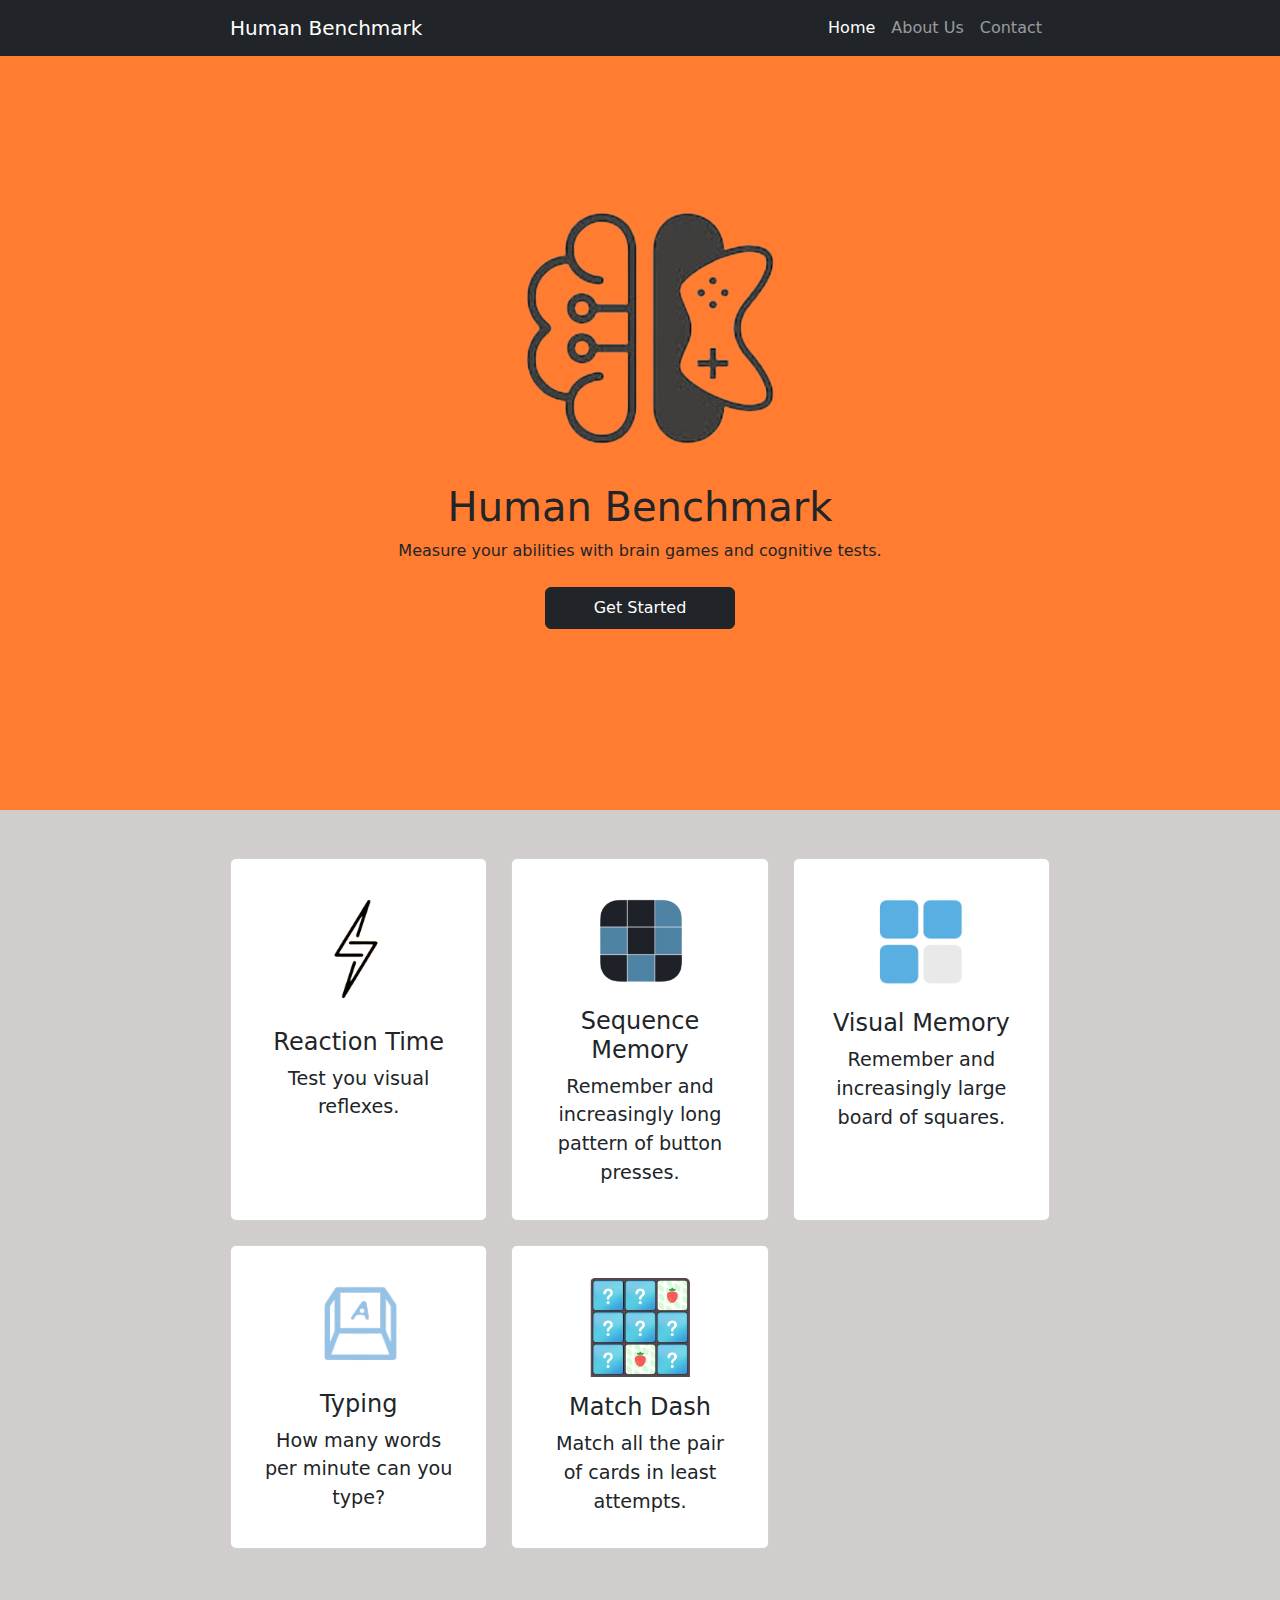
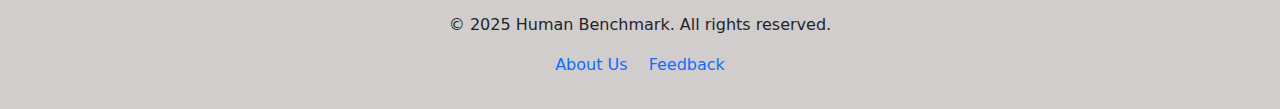
<file: index.html>
<!DOCTYPE html>
<html lang="en">
<head>
  <meta charset="UTF-8">
  <meta name="viewport" content="width=device-width, initial-scale=1.0">
  <title>Human BenchMark</title>
  <link rel="icon" type="image/png" href="assets/logo.jpg">
  <!-- Bootstrap CSS -->
  <link href="https://cdn.jsdelivr.net/npm/bootstrap@5.3.2/dist/css/bootstrap.min.css" rel="stylesheet">
  <link rel="stylesheet" href="customStyling.css">

  <style>
    a{
      text-decoration: none;
    }
    .card {
  transition: transform 0.3s ease-in-out;
}

.card:hover {
  transform: translateY(-10px);
}

.card:hover img {
  filter: brightness(0.5) invert(1); /* Makes the logo white */
  border-radius: 10px;
}

.card-body p{
  font-size: 1.2rem;
}



  </style>
</head>
<body style="background-color: rgb(210, 205, 205);">
  <!-- Navbar -->
  <nav class="navbar fixed-top navbar-expand-lg bg-dark navbar-dark">
    <div class="container">
        <a class="navbar-brand" href="#">Human Benchmark</a>
        <button class="navbar-toggler" type="button" data-bs-toggle="collapse" data-bs-target="#navbarNav" aria-controls="navbarNav" aria-expanded="false" aria-label="Toggle navigation">
            <span class="navbar-toggler-icon"></span>
        </button>
        <div class="collapse navbar-collapse justify-content-end" id="navbarNav">  <!-- Changed to justify-content-end -->
            <ul class="navbar-nav">
                <li class="nav-item">
                    <a class="nav-link active" href="index.html">Home</a>
                </li>
                <li class="nav-item"> 
                    <a class="nav-link" href="about.html">About Us</a>
                </li>
                <li class="nav-item">
                    <a class="nav-link" href="contact.html">Contact</a>
                </li>
            </ul>
        </div>
    </div>
</nav>

  

  <!-- Main Content -->
  <div class="d-flex flex-column justify-content-center align-items-center" style="background-color: #ff7c30;height: 90vh;">
    <div class="container d-flex flex-column justify-content-center align-items-center">
      <img src="assets/logo-removebg-preview.png" alt="Logo" class="img-fluid mb-3" style="max-width: 100%; height: auto;">
    <h1>Human Benchmark</h1>
    <p class="mb-4">Measure your abilities with brain games and cognitive tests.</p>
    <a href="reaction_time/reactionTime.html" class="btn btn-dark px-5 py-2">Get Started</a>
    </div>
  </div>

  <!-- Cards Section -->
  <div class="container my-5">
    <div class="row row-cols-1 row-cols-md-3 g-4">
      <div class="col">
        <a href="reaction_time/reactionTime.html">
          <div class="card h-100 text-center p-3">
            <img src="assets/reaction_time.png" class="card-img-top mx-auto mt-3" alt="Logo" style="width: 70px;">
            <div class="card-body">
              <h4 class="card-title">Reaction Time</h4>
              <p class="card-text">Test you visual reflexes.</p>
            </div>
          </div>
        </a>
      </div>
      <div class="col">
        <a href="/sequence_memory/sequenceMemory.html">
          <div class="card h-100 text-center p-3">
            <img src="assets/sequence_memory.png" class="card-img-top mx-auto mt-3" alt="Logo" style="width: 100px;">
            <div class="card-body">
              <h4 class="card-title">Sequence Memory</h4>
              <p class="card-text">Remember and increasingly long pattern of button presses.</p>
            </div>
          </div>
        </a>
      </div>
      <div class="col">
        <a href="/visual_memory/visualMemory.html">
          <div class="card h-100 text-center p-3">
            <img src="assets/visual_memory.png" class="card-img-top mx-auto mt-3" alt="Logo" style="width: 100px;">
            <div class="card-body">
              <h4 class="card-title">Visual Memory</h4>
              <p class="card-text">Remember and increasingly large board of squares.</p>
            </div>
          </div>
        </a>
      </div>
      <div class="col">
        <a href="/typing_speed/typingSpeed.html">
          <div class="card h-100 text-center p-3">
            <img src="assets/typing_key.png" class="card-img-top mx-auto mt-3" alt="Logo" style="width: 100px;">
            <div class="card-body">
              <h4 class="card-title">Typing</h4>
              <p class="card-text">How many words per minute can you type?</p>
            </div>
          </div>
        </a>
      </div>
      <div class="col">
        <a href="/match_dash/match_dash.html">
          <div class="card h-100 text-center p-3">
            <img src="assets/match_dash.png" class="card-img-top mx-auto mt-3" alt="Logo" style="width: 100px;">
            <div class="card-body">
              <h4 class="card-title">Match Dash</h4>
              <p class="card-text">Match all the pair of cards in least attempts.</p>
            </div>
          </div>
        </a>
      </div>
    </div>
  </div>
  
  <!-- Footer -->
  <footer class="text-center py-3">
    <div class="container">
      <p>&copy; 2025 Human Benchmark. All rights reserved.</p>
      <p>
        <a href="about.html" class=" text-decoration-none me-3">About Us</a>
        <a href="contact.html" class="text-decoration-none">Feedback</a>
      </p>
    </div>
  </footer>

  <!-- Bootstrap JS (including Popper) -->
  <script src="https://cdn.jsdelivr.net/npm/bootstrap@5.3.2/dist/js/bootstrap.bundle.min.js"></script>
</body>
</html>
</file>
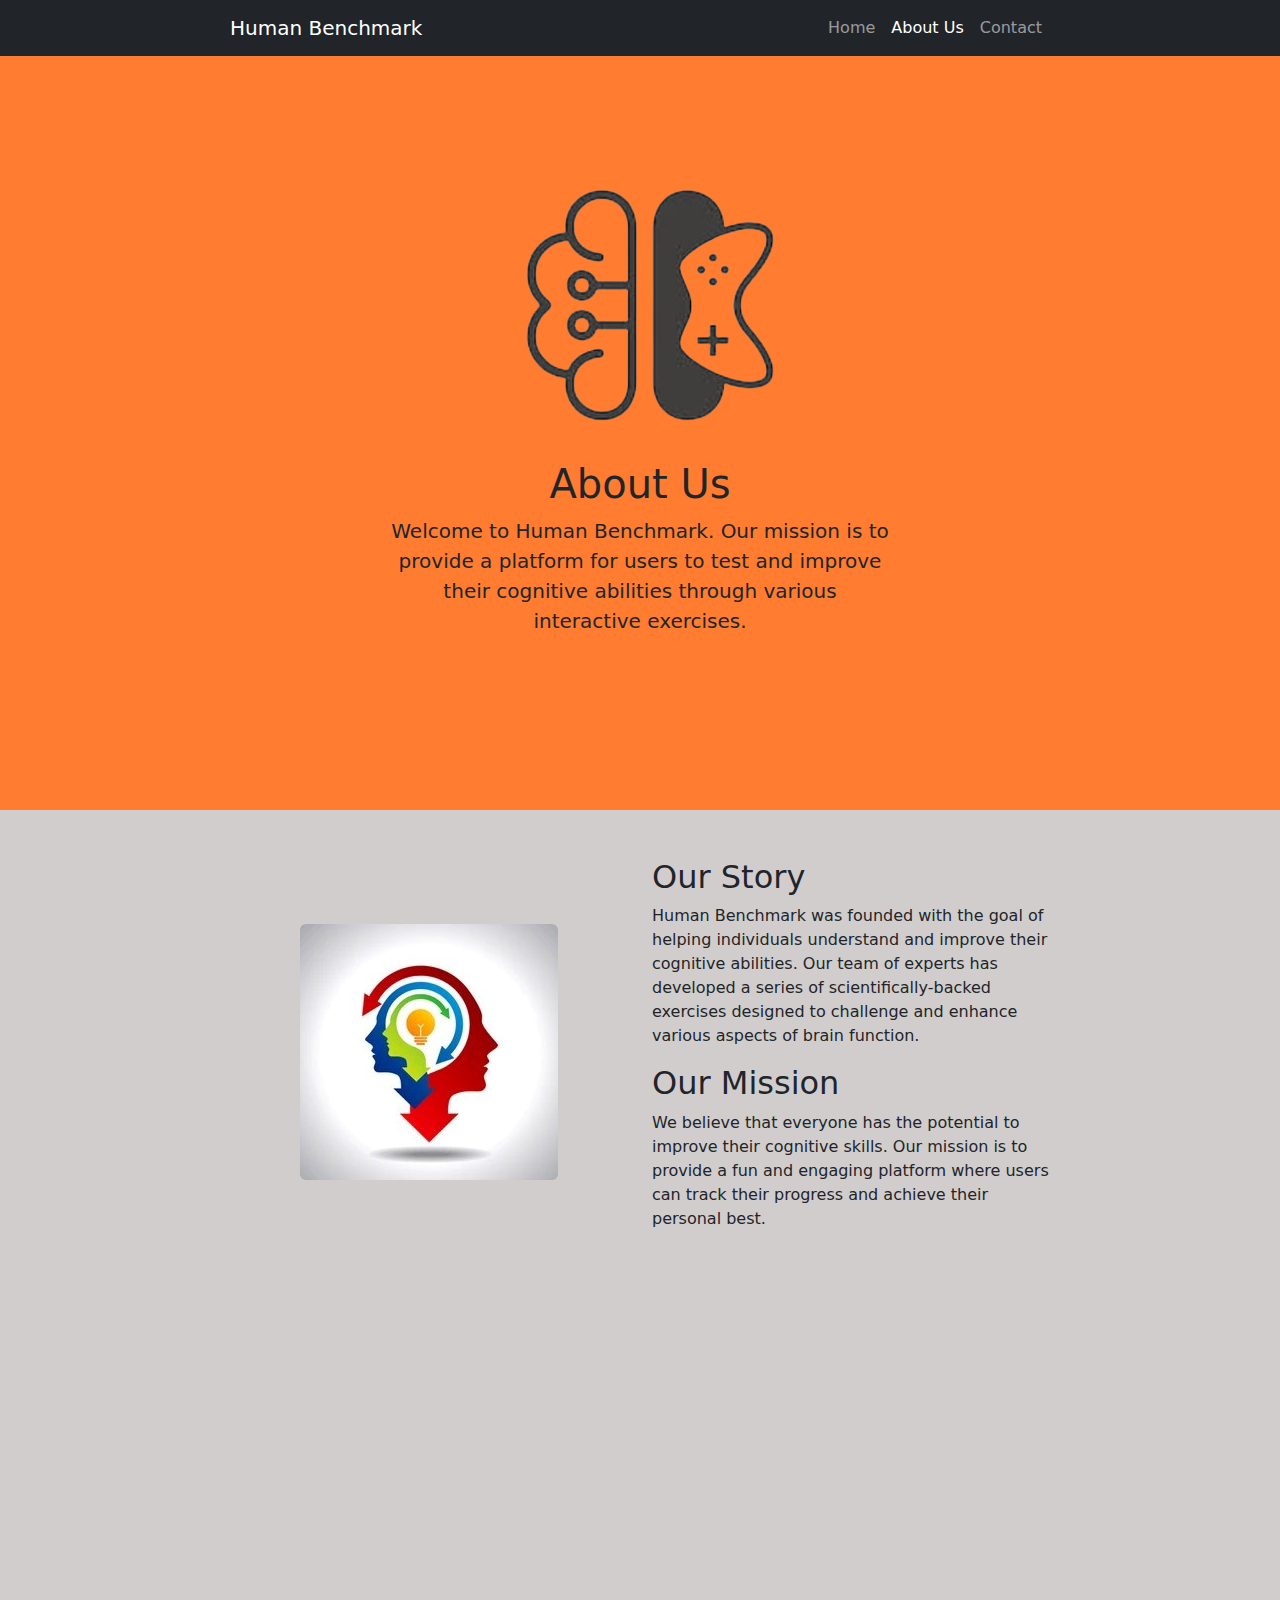
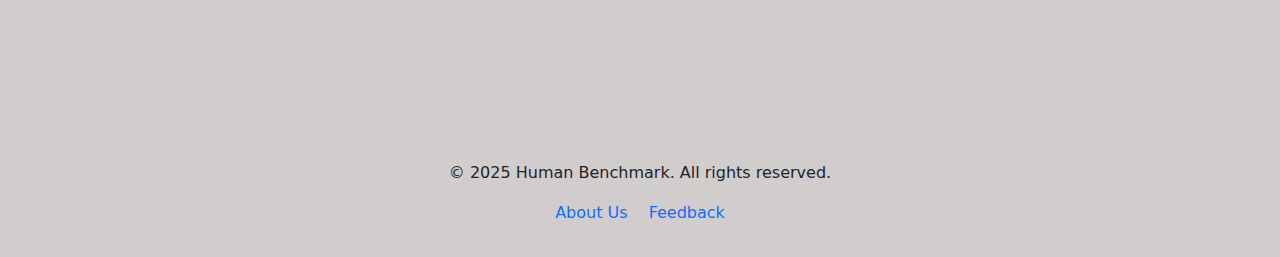
<file: about.html>
<!DOCTYPE html>
<html lang="en">
<head>
    <meta charset="UTF-8">
    <meta name="viewport" content="width=device-width, initial-scale=1.0">
    <title>About Us</title>
    <link href="https://cdn.jsdelivr.net/npm/bootstrap@5.3.2/dist/css/bootstrap.min.css" rel="stylesheet">
    <link rel="stylesheet" href="customStyling.css">
</head>
<body style="background-color: rgb(210, 205, 205);">
      <!-- Navbar -->
  <nav class="navbar fixed-top navbar-expand-lg bg-dark navbar-dark">
    <div class="container">
        <a class="navbar-brand" href="#">Human Benchmark</a>
        <button class="navbar-toggler" type="button" data-bs-toggle="collapse" data-bs-target="#navbarNav" aria-controls="navbarNav" aria-expanded="false" aria-label="Toggle navigation">
            <span class="navbar-toggler-icon"></span>
        </button>
        <div class="collapse navbar-collapse justify-content-end" id="navbarNav">  <!-- Changed to justify-content-end -->
            <ul class="navbar-nav">
                <li class="nav-item">
                    <a class="nav-link " href="index.html">Home</a>
                </li>
                <li class="nav-item">
                    <a class="nav-link active" href="about.html">About Us</a>
                </li>
                <li class="nav-item">
                    <a class="nav-link" href="contact.html">Contact</a>
                </li>
            </ul>
        </div>
    </div>
</nav>

<div class="container-fluid d-flex align-items-center justify-content-center" style="height: 90vh;background: #ff7c30;">
    <div class="text-center">
        <img src="assets/logo-removebg-preview.png" alt="Logo" class="img-fluid mb-3" style="max-width: 100%; height: auto;">
        <h1>About Us</h1>
        <p class="lead" style="max-width: 500px;">Welcome to Human Benchmark. Our mission is to provide a platform for users to test and improve their cognitive abilities through various interactive exercises.</p>
    </div>
</div>

<div class="container my-5">
    <div class="row align-items-center">
        <div class="col-md-6 text-center">
            <img src="assets/about_img.jpg" alt="About Us Image" class="img-fluid rounded">
        </div>
        <div class="col-md-6">
            <h2>Our Story</h2>
            <p>Human Benchmark was founded with the goal of helping individuals understand and improve their cognitive abilities. Our team of experts has developed a series of scientifically-backed exercises designed to challenge and enhance various aspects of brain function.</p>
            <h2>Our Mission</h2>
            <p>We believe that everyone has the potential to improve their cognitive skills. Our mission is to provide a fun and engaging platform where users can track their progress and achieve their personal best.</p>
        </div>
    </div>
</div>

<div class="container-fluid my-5"></div>
    <div class="row">
        <div class="col-12"></div>
            <iframe src="https://maps.google.com/maps?width=1023&amp;height=400&amp;hl=en&amp;q=thakur college of engineering&amp;t=&amp;z=14&amp;ie=UTF8&amp;iwloc=B&amp;output=embed" width="100%" height="450" style="border:0;" allowfullscreen="" loading="lazy"></iframe>
        </div>
    </div>
</div>


<!-- Footer -->
<footer class="text-center py-3">
    <div class="container">
      <p>&copy; 2025 Human Benchmark. All rights reserved.</p>
      <p>
        <a href="about.html" class=" text-decoration-none me-3">About Us</a>
        <a href="contact.html" class="text-decoration-none">Feedback</a>
      </p>
    </div>
  </footer>




</body>
</html>
</file>
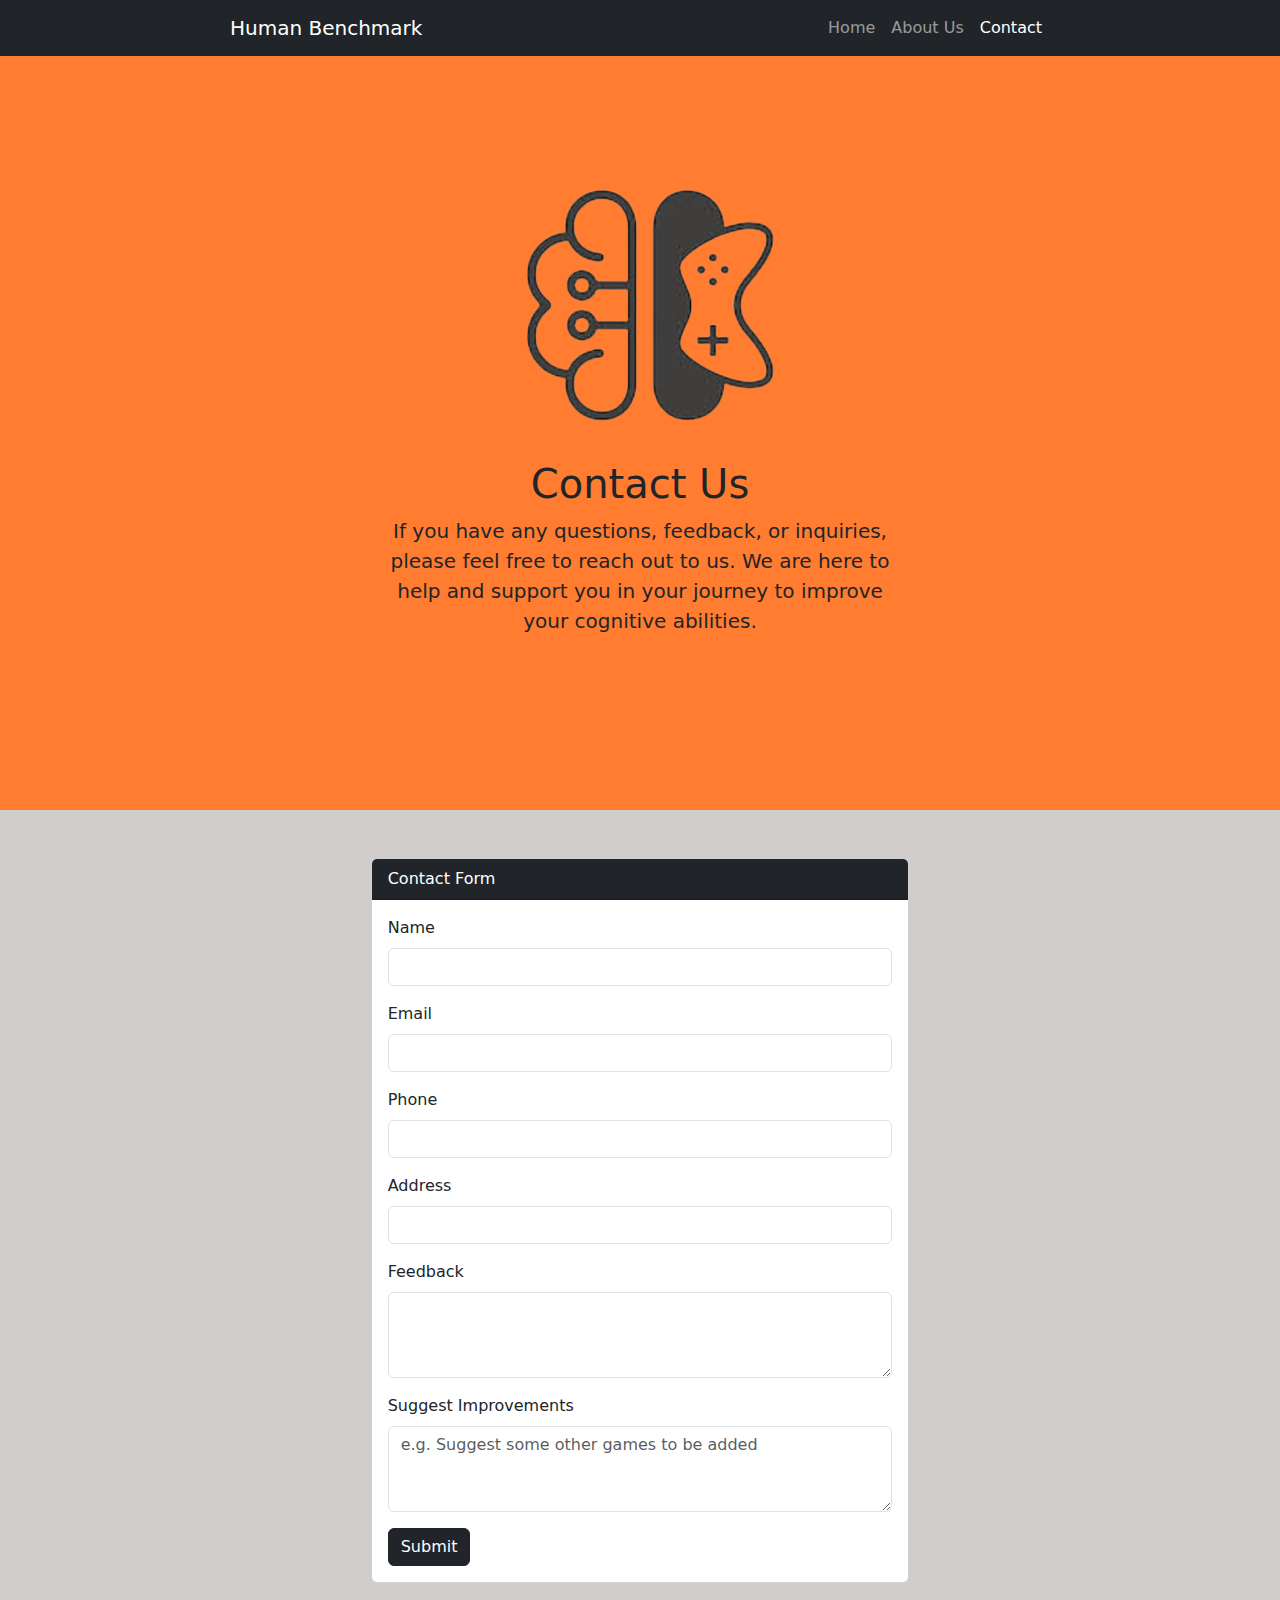
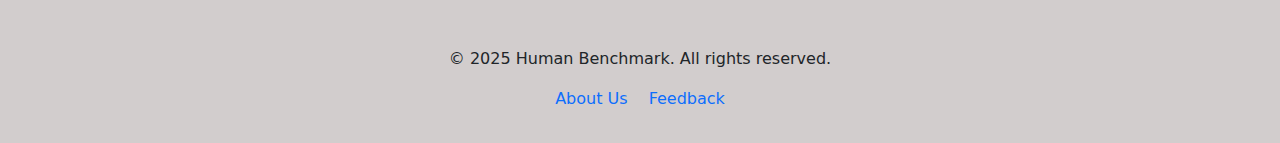
<file: contact.html>
<!DOCTYPE html>
<html lang="en">
<head>
    <meta charset="UTF-8">
    <meta name="viewport" content="width=device-width, initial-scale=1.0">
    <title>Contact Us</title>
    <link href="https://cdn.jsdelivr.net/npm/bootstrap@5.3.2/dist/css/bootstrap.min.css" rel="stylesheet">
    <link rel="stylesheet" href="customStyling.css">
</head>
<body style="background-color: rgb(210, 205, 205);">
      <!-- Navbar -->
  <nav class="navbar fixed-top navbar-expand-lg bg-dark navbar-dark">
    <div class="container">
        <a class="navbar-brand" href="#">Human Benchmark</a>
        <button class="navbar-toggler" type="button" data-bs-toggle="collapse" data-bs-target="#navbarNav" aria-controls="navbarNav" aria-expanded="false" aria-label="Toggle navigation">
            <span class="navbar-toggler-icon"></span>
        </button>
        <div class="collapse navbar-collapse justify-content-end" id="navbarNav">  <!-- Changed to justify-content-end -->
            <ul class="navbar-nav">
                <li class="nav-item">
                    <a class="nav-link " href="index.html">Home</a>
                </li>
                <li class="nav-item">
                    <a class="nav-link" href="about.html">About Us</a>
                </li>
                <li class="nav-item">
                    <a class="nav-link active" href="contact.html">Contact</a>
                </li>
            </ul>
        </div>
    </div>
</nav>

<div class="container-fluid d-flex align-items-center justify-content-center" style="height: 90vh;background: #ff7c30;">
    <div class="text-center">
        <img src="assets/logo-removebg-preview.png" alt="Logo" class="img-fluid mb-3" style="max-width: 100%; height: auto;">
        <h1>Contact Us</h1>
        <p class="lead" style="max-width: 500px;">If you have any questions, feedback, or inquiries, please feel free to reach out to us. We are here to help and support you in your journey to improve your cognitive abilities.</p>
    </div>
</div>

<div class="container my-5">
    <div class="row justify-content-center">
        <div class="col-md-8">
            <div class="card">
                <div class="card-header bg-dark text-white">Contact Form</div>
                <div class="card-body">
                    <form action="https://formspree.io/f/xgvoyvyq" method="POST">
                        <div class="mb-3">
                            <label for="name" class="form-label">Name</label>
                            <input type="text" class="form-control" id="name" name="name" required>
                        </div>
                        <div class="mb-3">
                            <label for="email" class="form-label">Email</label>
                            <input type="email" class="form-control" id="email" name="email" required>
                        </div>
                        <div class="mb-3">
                            <label for="phone" class="form-label">Phone</label>
                            <input type="tel" class="form-control" id="phone" name="phone" required>
                        </div>
                        <div class="mb-3">
                            <label for="address" class="form-label">Address</label>
                            <input type="text" class="form-control" id="address" name="address" required>
                        </div>
                        <div class="mb-3">
                            <label for="feedback" class="form-label">Feedback</label>
                            <textarea class="form-control" id="feedback" name="feedback" rows="3" required></textarea>
                        </div>
                        <div class="mb-3">
                            <label for="extraQuery" class="form-label">Suggest Improvements</label>
                            <textarea class="form-control" id="suggestion" name="suggestion" rows="3" placeholder="e.g. Suggest some other games to be added"></textarea>
                        </div>
                        <button type="submit" class="btn btn-dark">Submit</button>
                    </form>
                </div>
            </div>
        </div>
    </div>
</div>

<!-- Footer -->
<footer class="text-center py-3">
    <div class="container">
      <p>&copy; 2025 Human Benchmark. All rights reserved.</p>
      <p>
        <a href="about.html" class=" text-decoration-none me-3">About Us</a>
        <a href="contact.html" class="text-decoration-none">Feedback</a>
      </p>
    </div>
  </footer>




</body>
</html>
</file>
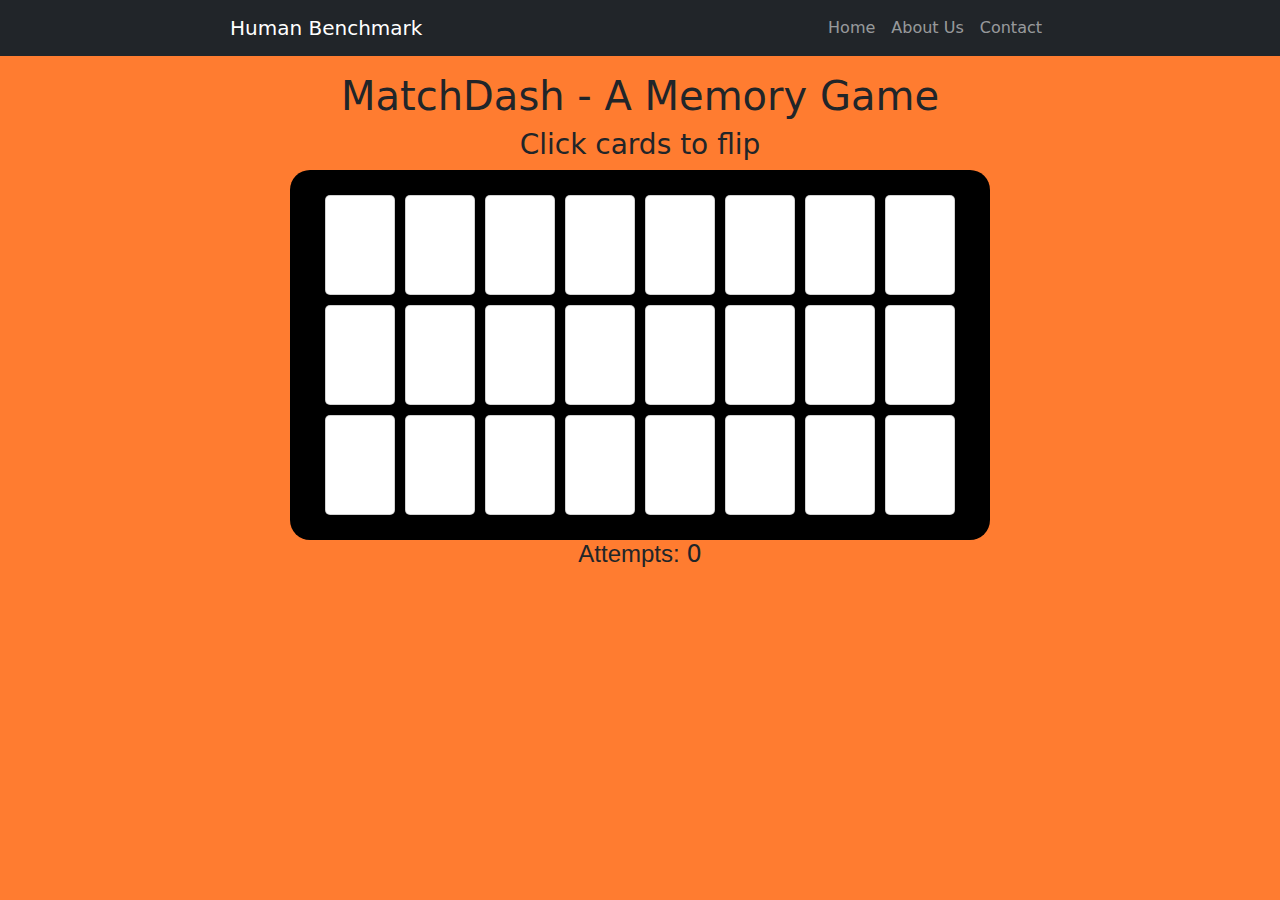
<file: match_dash/match_dash.html>
<!DOCTYPE html>
<html lang="en">
<head>
    <meta charset="UTF-8">
    <meta name="viewport" content="width=device-width, initial-scale=1.0">
    <title>MatchDash - A Memory Game</title>
    <link rel="icon" type="image/png" href="../assets/logo.jpg">
    <link href="https://cdn.jsdelivr.net/npm/bootstrap@5.3.2/dist/css/bootstrap.min.css" rel="stylesheet">
    <link rel="stylesheet" href="match_dash.css">
    <link rel="stylesheet" href="../customStyling.css">
</head>
<body>

    <!-- Placeholder for Navbar -->
    <nav class="navbar fixed-top navbar-expand-lg bg-dark navbar-dark">
        <div class="container">
            <a class="navbar-brand" href="#">Human Benchmark</a>
            <button class="navbar-toggler" type="button" data-bs-toggle="collapse" data-bs-target="#navbarNav" aria-controls="navbarNav" aria-expanded="false" aria-label="Toggle navigation">
                <span class="navbar-toggler-icon"></span>
            </button>
            <div class="collapse navbar-collapse justify-content-end" id="navbarNav">  <!-- Changed to justify-content-end -->
                <ul class="navbar-nav">
                    <li class="nav-item">
                        <a class="nav-link" href="../index.html">Home</a>
                    </li>
                    <li class="nav-item">
                        <a class="nav-link" href="../about.html">About Us</a>
                    </li>
                    <li class="nav-item">
                        <a class="nav-link" href="../contact.html">Contact</a>
                    </li>
                </ul>
            </div>
        </div>
    </nav>

    <br>

    <div class="container d-flex flex-column justify-content-center align-items-center">   
        <h1 class="mt-5">MatchDash - A Memory Game</h1>
    <h3>Click cards to flip</h3>
    <div class="outer-box">
        <div class="game-grid" id="gameGrid"></div>
    </div>
    <h5 style=" font-size: 24px; font-family: Arial, sans-serif;">Attempts: <span id="attemptCount">0</span></h5>

    <div id="gameOver" style="text-align: center; font-family: 'Arial', sans-serif;">
        <h3 style="font-size: 24px;">Game Over!</h3>
        <button id="playAgain" style="padding: 10px 20px; font-size: 16px; background-color: #4caf50; color: white; border: none; border-radius: 5px; cursor: pointer;">Play Again</button>
      </div>
    </div>
<script src="match_dash.js"></script>      
</body>
</html>
</file>
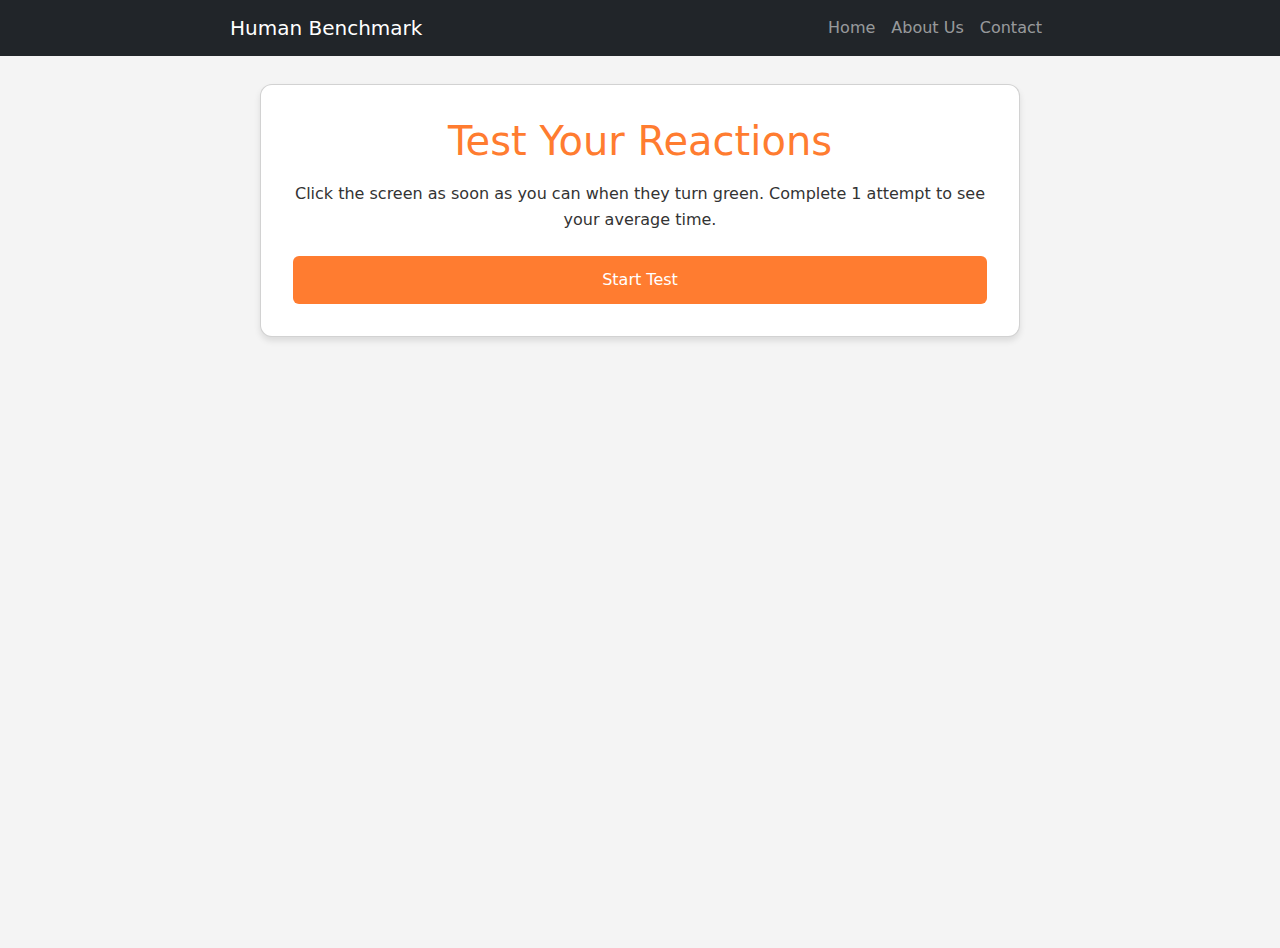
<file: reaction_time/reactionTime.html>
<!DOCTYPE html>
<html lang="en">
<head>
    <meta charset="utf-8">
    <meta name="viewport" content="width=device-width, initial-scale=1.0">
    <title>Reaction Speed Test</title>
    <link rel="icon" type="image/png" href="../assets/logo.jpg">
    <link href="https://cdn.jsdelivr.net/npm/bootstrap@5.3.2/dist/css/bootstrap.min.css" rel="stylesheet">
    <link rel="stylesheet" href="reactionTime.css">
    <link rel="stylesheet" href="../customStyling.css">
</head>
<body>
    <button class="theme-toggle" id="themeToggle" style="display: none;">🌓</button>
    
    <!-- Placeholder for Navbar -->
    <nav class="navbar fixed-top navbar-expand-lg bg-dark navbar-dark">
        <div class="container">
            <a class="navbar-brand" href="#">Human Benchmark</a>
            <button class="navbar-toggler" type="button" data-bs-toggle="collapse" data-bs-target="#navbarNav" aria-controls="navbarNav" aria-expanded="false" aria-label="Toggle navigation">
                <span class="navbar-toggler-icon"></span>
            </button>
            <div class="collapse navbar-collapse justify-content-end" id="navbarNav">  <!-- Changed to justify-content-end -->
                <ul class="navbar-nav">
                    <li class="nav-item">
                        <a class="nav-link" href="../index.html">Home</a>
                    </li>
                    <li class="nav-item">
                        <a class="nav-link" href="../about.html">About Us</a>
                    </li>
                    <li class="nav-item">
                        <a class="nav-link" href="../contact.html">Contact</a>
                    </li>
                </ul>
            </div>
        </div>
    </nav>

    <div id="app" class="mt-5">
        <!-- Start Screen -->
        <div id="startScreen" class="screen active">
            <div class="card">
                <h1>Test Your Reactions</h1>
                <p>Click the screen as soon as you can when they turn green. Complete 1 attempt to see your average time.</p>
                <button class="btn" id="startBtn">Start Test</button>
            </div>
        </div>

        <!-- Game Screen -->
        <div id="gameScreen" class="screen">
            <h1 style="color: white;">Reaction Test</h1>
            <p class="attempts">Attempt <span id="currentAttempt">1</span>/1</p>
        </div>

        <!-- Results Screen -->
        <div id="resultsScreen" class="screen">
            <div class="card">
                <h1>Your Results</h1>
                <div class="stats">
                    <div class="stat-card">
                        <div class="stat-label">Final Average</div>
                        <div class="stat-value" id="finalAverage">0.000s</div>
                    </div>
                    <div class="stat-card">
                        <div class="stat-label">Best Time</div>
                        <div class="stat-value" id="finalBest">0.000s</div>
                    </div>
                </div>
                <button class="btn" id="retryBtn">Try Again</button>
            </div>
        </div>
    </div>
    <script src="reactionTime.js"></script>
</body>
</html>
</file>
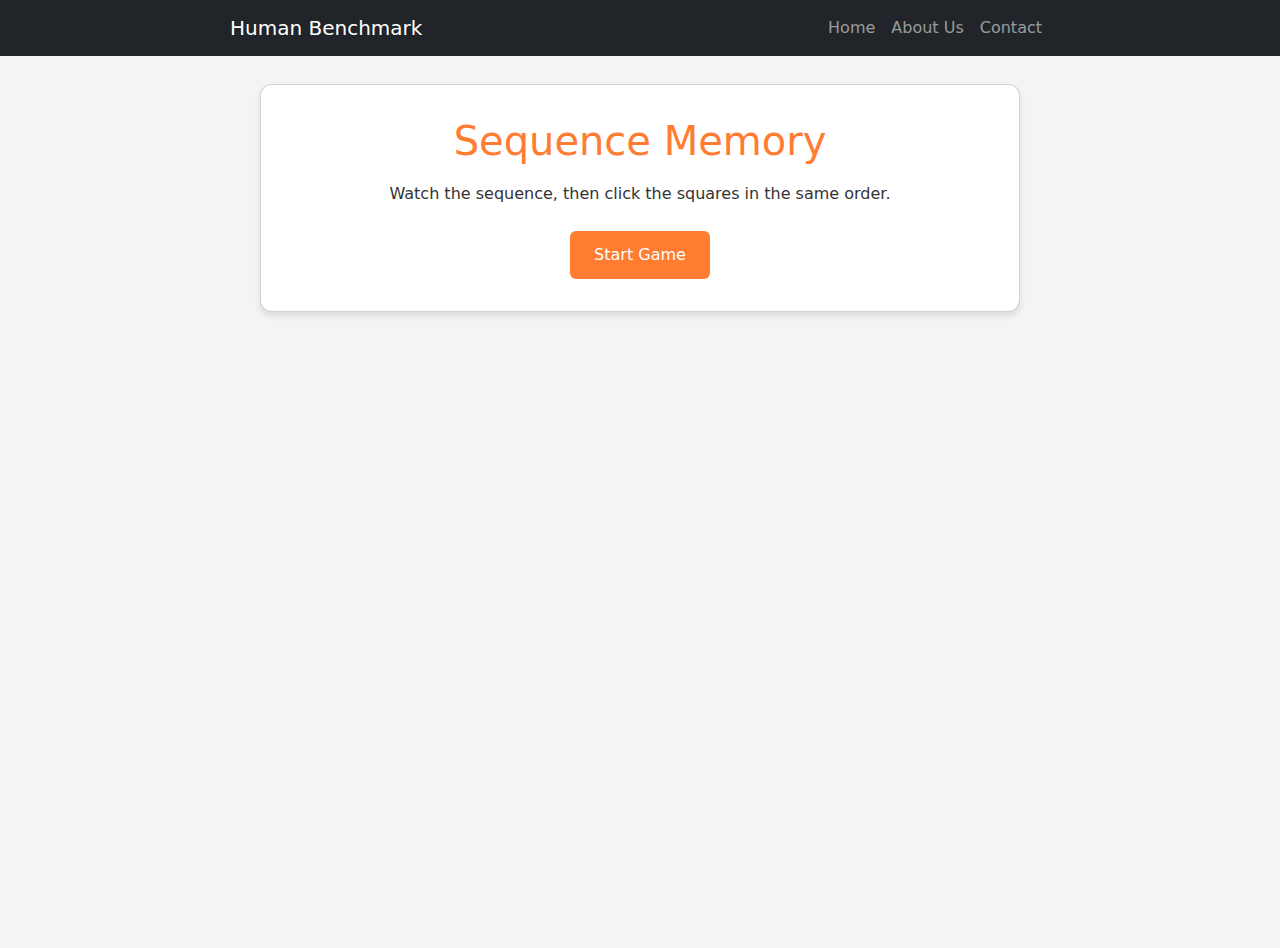
<file: sequence_memory/sequenceMemory.html>
<!DOCTYPE html>
<html lang="en">
<head>
    <meta charset="UTF-8">
    <meta name="viewport" content="width=device-width, initial-scale=1.0">
    <title>Sequence Memory Game</title>
    <link rel="icon" type="image/png" href="../assets/logo.jpg">
    <link href="https://cdn.jsdelivr.net/npm/bootstrap@5.3.2/dist/css/bootstrap.min.css" rel="stylesheet">
    <link rel="stylesheet" href="../customStyling.css">
    <link rel="stylesheet" href="sequenceMemory.css">
</head>
<body>
    <!-- Navbar -->
    <nav class="navbar fixed-top navbar-expand-lg bg-dark navbar-dark">
        <div class="container">
            <a class="navbar-brand" href="#">Human Benchmark</a>
            <button class="navbar-toggler" type="button" data-bs-toggle="collapse" data-bs-target="#navbarNav" aria-controls="navbarNav" aria-expanded="false" aria-label="Toggle navigation">
                <span class="navbar-toggler-icon"></span>
            </button>
            <div class="collapse navbar-collapse justify-content-end" id="navbarNav">  <!-- Changed to justify-content-end -->
                <ul class="navbar-nav">
                    <li class="nav-item">
                        <a class="nav-link" href="../index.html">Home</a>
                    </li>
                    <li class="nav-item">
                        <a class="nav-link" href="../about.html">About Us</a>
                    </li>
                    <li class="nav-item">
                        <a class="nav-link" href="../contact.html">Contact</a>
                    </li>
                </ul>
            </div>
        </div>
    </nav>
    

    <div id="app" class="mt-5">
        <div class="card">
            <h1>Sequence Memory</h1>
            
            <div id="start-screen" class="screen active">
                <p>Watch the sequence, then click the squares in the same order.</p>
                <button id="start-btn" class="btn" onclick="startGame()">Start Game</button>
            </div>

            <div id="game-screen" class="screen">
                <div class="stats">
                    <div class="stat-card">
                        <div class="stat-label">Level</div>
                        <div id="level" class="stat-value">1</div>
                    </div>
                </div>

                <div id="grid" class="grid">
                    <div class="box" data-index="0"></div>
                    <div class="box" data-index="1"></div>
                    <div class="box" data-index="2"></div>
                    <div class="box" data-index="3"></div>
                    <div class="box" data-index="4"></div>
                    <div class="box" data-index="5"></div>
                    <div class="box" data-index="6"></div>
                    <div class="box" data-index="7"></div>
                    <div class="box" data-index="8"></div>
                </div>
            </div>

            <div id="game-over-screen" class="screen">
                <h2>Game Over!</h2>
                <p>Your score: <span id="final-score">0</span></p>
                <button id="retry-btn" class="btn" onclick="startGame()">Try Again</button>
            </div>
        </div>

        <button id="theme-toggle" class="theme-toggle" onclick="toggleTheme()">
            
        </button>
    </div>
    <script src="sequenceMemory.js"></script>
</body>
</html>
</file>
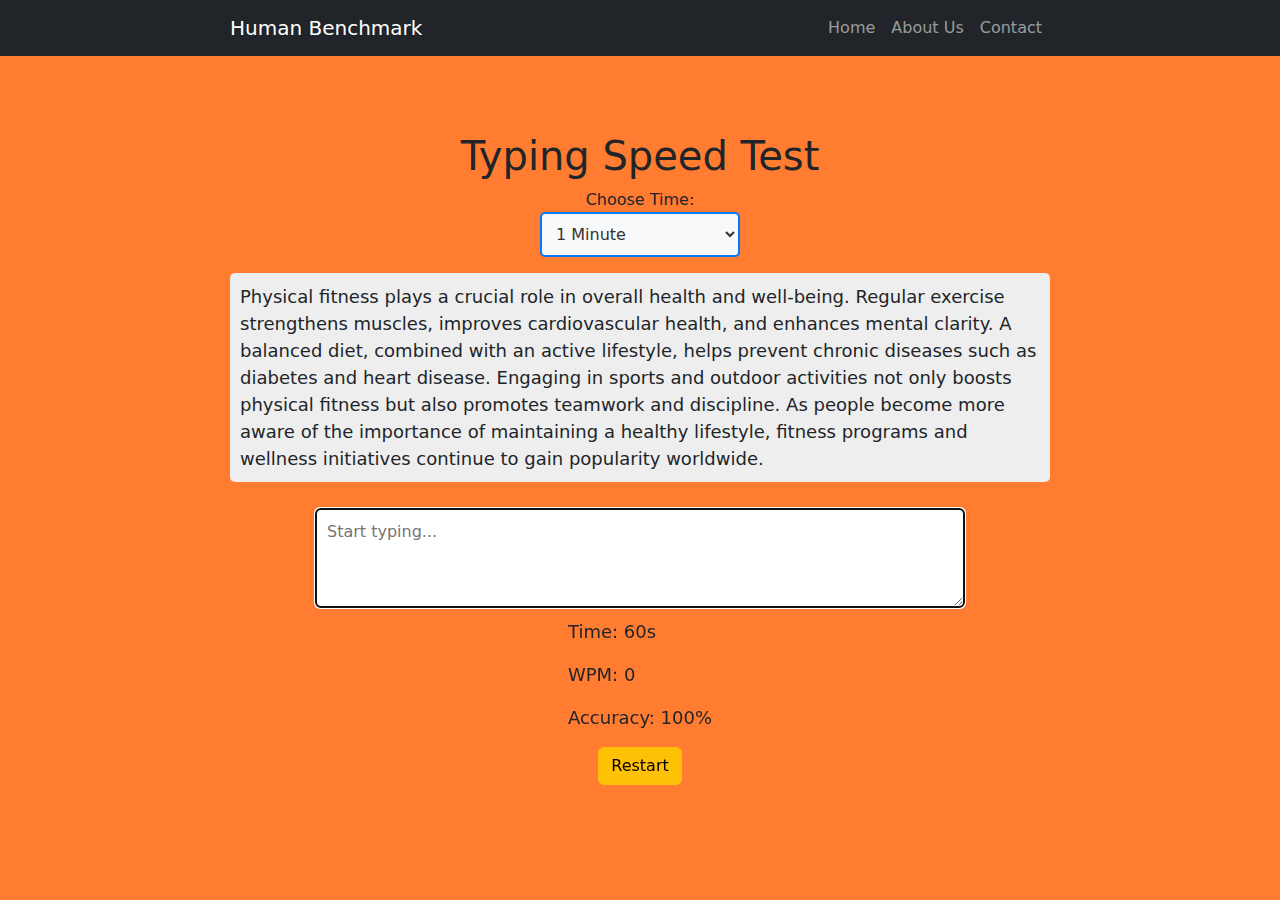
<file: typing_speed/typingSpeed.html>
<!DOCTYPE html>
<html lang="en">
<head>
    <meta charset="UTF-8">
    <meta name="viewport" content="width=device-width, initial-scale=1.0">
    <title>Typing Speed Test</title>
    <link rel="icon" type="image/png" href="../assets/logo.jpg">
    <link href="https://cdn.jsdelivr.net/npm/bootstrap@5.3.2/dist/css/bootstrap.min.css" rel="stylesheet">
    <link rel="stylesheet" href="typingSpeed.css">
    <link rel="stylesheet" href="../customStyling.css">
</head>
<body>

    <!-- Navbar -->
    <nav class="navbar fixed-top navbar-expand-lg bg-dark navbar-dark">
        <div class="container">
            <a class="navbar-brand" href="#">Human Benchmark</a>
            <button class="navbar-toggler" type="button" data-bs-toggle="collapse" data-bs-target="#navbarNav" aria-controls="navbarNav" aria-expanded="false" aria-label="Toggle navigation">
                <span class="navbar-toggler-icon"></span>
            </button>
            <div class="collapse navbar-collapse justify-content-end" id="navbarNav">  <!-- Changed to justify-content-end -->
                <ul class="navbar-nav">
                    <li class="nav-item">
                        <a class="nav-link" href="../index.html">Home</a>
                    </li>
                    <li class="nav-item">
                        <a class="nav-link" href="../about.html">About Us</a>
                    </li>
                    <li class="nav-item">
                        <a class="nav-link" href="../contact.html">Contact</a>
                    </li>
                </ul>
            </div>
        </div>
    </nav>

<div class="d-flex flex-column justify-content-center align-items-center pt-5 pb-5" style="background-color: #ff7c30; min-height: 100vh;">
    <div class="container d-flex flex-column justify-content-center align-items-center mt-3">
        <h1>Typing Speed Test</h1>
    <label for="timeSelection">Choose Time:</label>
    <select id="timeSelection" class="custom-select mb-3">
        <option value="60">1 Minute</option>
        <option value="120">2 Minutes</option>
    </select>
    

    <p id="text"></p>
    <textarea id="input" placeholder="Start typing..." autofocus></textarea>
    <div class="stats">
        <p>Time: <span id="timer">60</span>s</p>
        <p>WPM: <span id="wpm">0</span></p>
        <p>Accuracy: <span id="accuracy">100</span>%</p>
    </div>
    <button onclick="resetTest(parseInt(timeSelection.value))" class="btn btn-warning">Restart</button>
    </div>
</div>

<script src="typingSpeed.js"></script>
</body>
</html>
</file>
<file: customStyling.css>
@media (min-width: 1200px) {
    .container {
      max-width: 1400px; /* Increase the max width */
      padding-left: 230px;
      padding-right: 230px;
    }
  }
</file>
<file: match_dash/match_dash.css>
/* Add your CSS styles here */
/* .outer-box{
    background: #000;
    padding: 20px;
    border-radius: 20px;
    max-width: 700px;
} */
/* .card {
    width: 100px;
    height: 100px;
    background-color: #f0f0f0;
    margin: 5px;
    display: inline-block;
    border-radius: 5px;
    cursor: pointer;
    text-align: center;
    align-items: center;
    font-size: 48px;
    user-select: none;
    line-height: 100px;
  } */

  * {
    margin: 0;
    padding: 0;
    box-sizing: border-box;
    font-family: -apple-system, system-ui, sans-serif;
  }

  body{
    display: flex;
    justify-content: center;
    flex-direction: column;
    align-items: center;
    background: #ff7c30;
  }

  .game-grid {
    background: #000;
    padding: 20px;
    border-radius: 20px;
    max-width: 700px;
    text-align: center;
    display: flex;
    flex-wrap: wrap; /* Allow cards to wrap to the next line */
    justify-content: center; /* Center cards horizontally */
  }
  
  
  .card {
    width: 70px;
    height: 100px;
    background-color: #f0f0f0;
    margin: 5px;
    display: flex;
    justify-content: center;
    align-items: center;
    border-radius: 5px;
    cursor: pointer;
    font-size: 48px; /* Increased font size */
    user-select: none; /* Prevent text selection */
  }
  
  .card.matched {
    background-color: #8cff9a;
    cursor: default;
  }
  
  #gameOver{
    display: none;
  }
</file>
<file: reaction_time/reactionTime.css>
:root {
  --main-bg: #f4f4f4;
  --card-bg: #fff;
  --text: #333;
  --accent: #ff7c30;
  --success: #4CAF50;
  --error: #f44336;
  --shadow: rgba(0, 0, 0, 0.1);
}

.dark {
  --main-bg: #1a1a1a;
  --card-bg: #2d2d2d;
  --text: #fff;
  --shadow: rgba(0, 0, 0, 0.3);
}

* {
  margin: 0;
  padding: 0;
  box-sizing: border-box;
  font-family: -apple-system, system-ui, sans-serif;
}

body {
  background: var(--main-bg);
  color: var(--text);
  transition: background 0.3s;
  min-height: 100vh;
  width: 100vw; /* Ensure full width */
  height: 100vh; /* Ensure full height */
  position: relative; /* Allow positioning for future navbar */
}

#navbar {
  height: 50px;
  background-color: #ccc;
}

#gameScreen {
  width: 100vw; /* Full width */
  height: calc(100vh - 50px); /* Full height minus navbar height */
  position: relative; /* Ensure it can be positioned correctly */
  background-color: transparent; /* Ensure background is transparent initially */
}

#app {
  max-width: 800px;
  margin: 0 auto;
  padding: 20px;
}

.screen {
  display: none;
  text-align: center;
}

.screen.active {
  display: block;
}

.card {
  background: var(--card-bg);
  border-radius: 12px;
  padding: 2rem;
  margin: 1rem 0;
  box-shadow: 0 4px 6px var(--shadow);
}

h1 {
  color: var(--accent);
  font-size: 2.5rem;
  margin-bottom: 1rem;
}

p {
  color: var(--text);
  line-height: 1.6;
  margin-bottom: 1.5rem;
}

.btn {
  background: var(--accent);
  color: white;
  border: none;
  padding: 12px 24px;
  border-radius: 6px;
  font-size: 1rem;
  cursor: pointer;
  transition: transform 0.2s;
}

.btn:hover {
  transform: translateY(-2px);
}

.stats {
  display: grid;
  grid-template-columns: repeat(auto-fit, minmax(150px, 1fr));
  gap: 1rem;
  margin: 1rem 0;
}

.stat-card {
  background: var(--card-bg);
  padding: 1rem;
  border-radius: 8px;
  box-shadow: 0 2px 4px var(--shadow);
}

.stat-label {
  font-size: 0.9rem;
  color: var(--text);
  opacity: 0.8;
}

.stat-value {
  font-size: 1.5rem;
  font-weight: bold;
  color: var(--accent);
}

.theme-toggle {
  position: fixed;
  top: 1rem;
  right: 1rem;
  background: var(--card-bg);
  border: none;
  padding: 10px;
  border-radius: 50%;
  cursor: pointer;
  box-shadow: 0 2px 4px var(--shadow);
}

@media (max-width: 600px) {
  .stats {
      grid-template-columns: 1fr;
  }
}
</file>
<file: sequence_memory/sequenceMemory.css>
:root {
  --main-bg: #f4f4f4;
  --card-bg: #fff;
  --text: #333;
  --accent: #ff7c30;
  --success: #4CAF50;
  --error: #f44336;
  --shadow: rgba(0, 0, 0, 0.1);
}

.dark {
  --main-bg: #1a1a1a;
  --card-bg: #2d2d2d;
  --text: #fff;
  --shadow: rgba(0, 0, 0, 0.3);
}

* {
  margin: 0;
  padding: 0;
  box-sizing: border-box;
  font-family: -apple-system, system-ui, sans-serif;
}

body {
  background: var(--main-bg);
  color: var(--text);
  transition: background 0.3s;
  min-height: 100vh;
}

#app {
  max-width: 800px;
  margin: 0 auto;
  padding: 20px;
}

.screen {
  display: none;
  text-align: center;
}

.screen.active {
  display: block;
}

.card {
  background: var(--card-bg);
  border-radius: 12px;
  padding: 2rem;
  margin: 1rem 0;
  box-shadow: 0 4px 6px var(--shadow);
  text-align: center;
}

h1 {
  color: var(--accent);
  font-size: 2.5rem;
  margin-bottom: 1rem;
  text-align: center;
}

h2 {
  color: var(--text);
  font-size: 2rem;
  margin-bottom: 1rem;
}

p {
  color: var(--text);
  line-height: 1.6;
  margin-bottom: 1.5rem;
}

.btn {
  background: var(--accent);
  color: white;
  border: none;
  padding: 12px 24px;
  border-radius: 6px;
  font-size: 1rem;
  cursor: pointer;
  transition: transform 0.2s;
}

.btn:hover {
  transform: translateY(-2px);
}

.grid {
  display: grid;
  grid-template-columns: repeat(3, 100px);
  gap: 10px;
  justify-content: center;
  margin: 2rem auto;
}

.box {
  width: 100px;
  height: 100px;
  background: var(--card-bg);
  border: 2px solid var(--accent);
  border-radius: 8px;
  cursor: pointer;
  transition: background-color 0.2s;
}

.box.active {
  background: var(--accent);
}

.box:hover {
  opacity: 0.8;
}

.stats {
  display: grid;
  grid-template-columns: repeat(auto-fit, minmax(150px, 1fr));
  gap: 1rem;
  margin: 1rem 0;
}

.stat-card {
  background: var(--card-bg);
  padding: 1rem;
  border-radius: 8px;
  box-shadow: 0 2px 4px var(--shadow);
}

.stat-label {
  font-size: 0.9rem;
  color: var(--text);
  opacity: 0.8;
}

.stat-value {
  font-size: 1.5rem;
  font-weight: bold;
  color: var(--accent);
}

.theme-toggle {
  display: none;
  position: fixed;
  top: 1rem;
  right: 1rem;
  background: var(--card-bg);
  border: none;
  padding: 10px;
  border-radius: 50%;
  cursor: pointer;
  box-shadow: 0 2px 4px var(--shadow);
}

@media (max-width: 600px) {
  .grid {
    grid-template-columns: repeat(3, 80px);
    gap: 8px;
  }

  .box {
    width: 80px;
    height: 80px;
  }

  .stats {
    grid-template-columns: 1fr;
  }
}
</file>
<file: typing_speed/typingSpeed.css>
/* body {
    font-family: Arial, sans-serif;
    text-align: center;
    background-color: #f8f9fa;
} */

/* .container {
    width: 50%;
    margin: 50px auto;
    padding: 20px;
    background: white;
    box-shadow: 0 0 10px rgba(0, 0, 0, 0.1);
    border-radius: 10px;
} */

p {
    font-size: 18px;
}

#text {
    background: #eee;
    padding: 10px;
    border-radius: 5px;
    text-align: left;
}

textarea {
    width: 100%;
    max-width: 650px;
    height: 100px;
    margin-top: 10px;
    padding: 10px;
    font-size: 16px;
    border: 2px solid #ccc;
    border-radius: 5px;
}

.stats {
    margin-top: 10px;
}

.custom-select {
    width: 200px;
    padding: 10px;
    font-size: 16px;
    border: 2px solid #007bff;
    border-radius: 5px;
    background: #f8f9fa;
    color: #333;
    outline: none;
    cursor: pointer;
    transition: all 0.3s ease-in-out;
}

.custom-select:hover {
    border-color: #0056b3;
}

.custom-select:focus {
    border-color: #0056b3;
    box-shadow: 0 0 5px rgba(0, 91, 187, 0.5);
}

.custom-select option {
    background: #fff;
    color: #333;
}


button:hover {
    background: #0056b3;
}

.correct {
    color: darkgray;
}

.incorrect {
    color: red;
}
</file>
